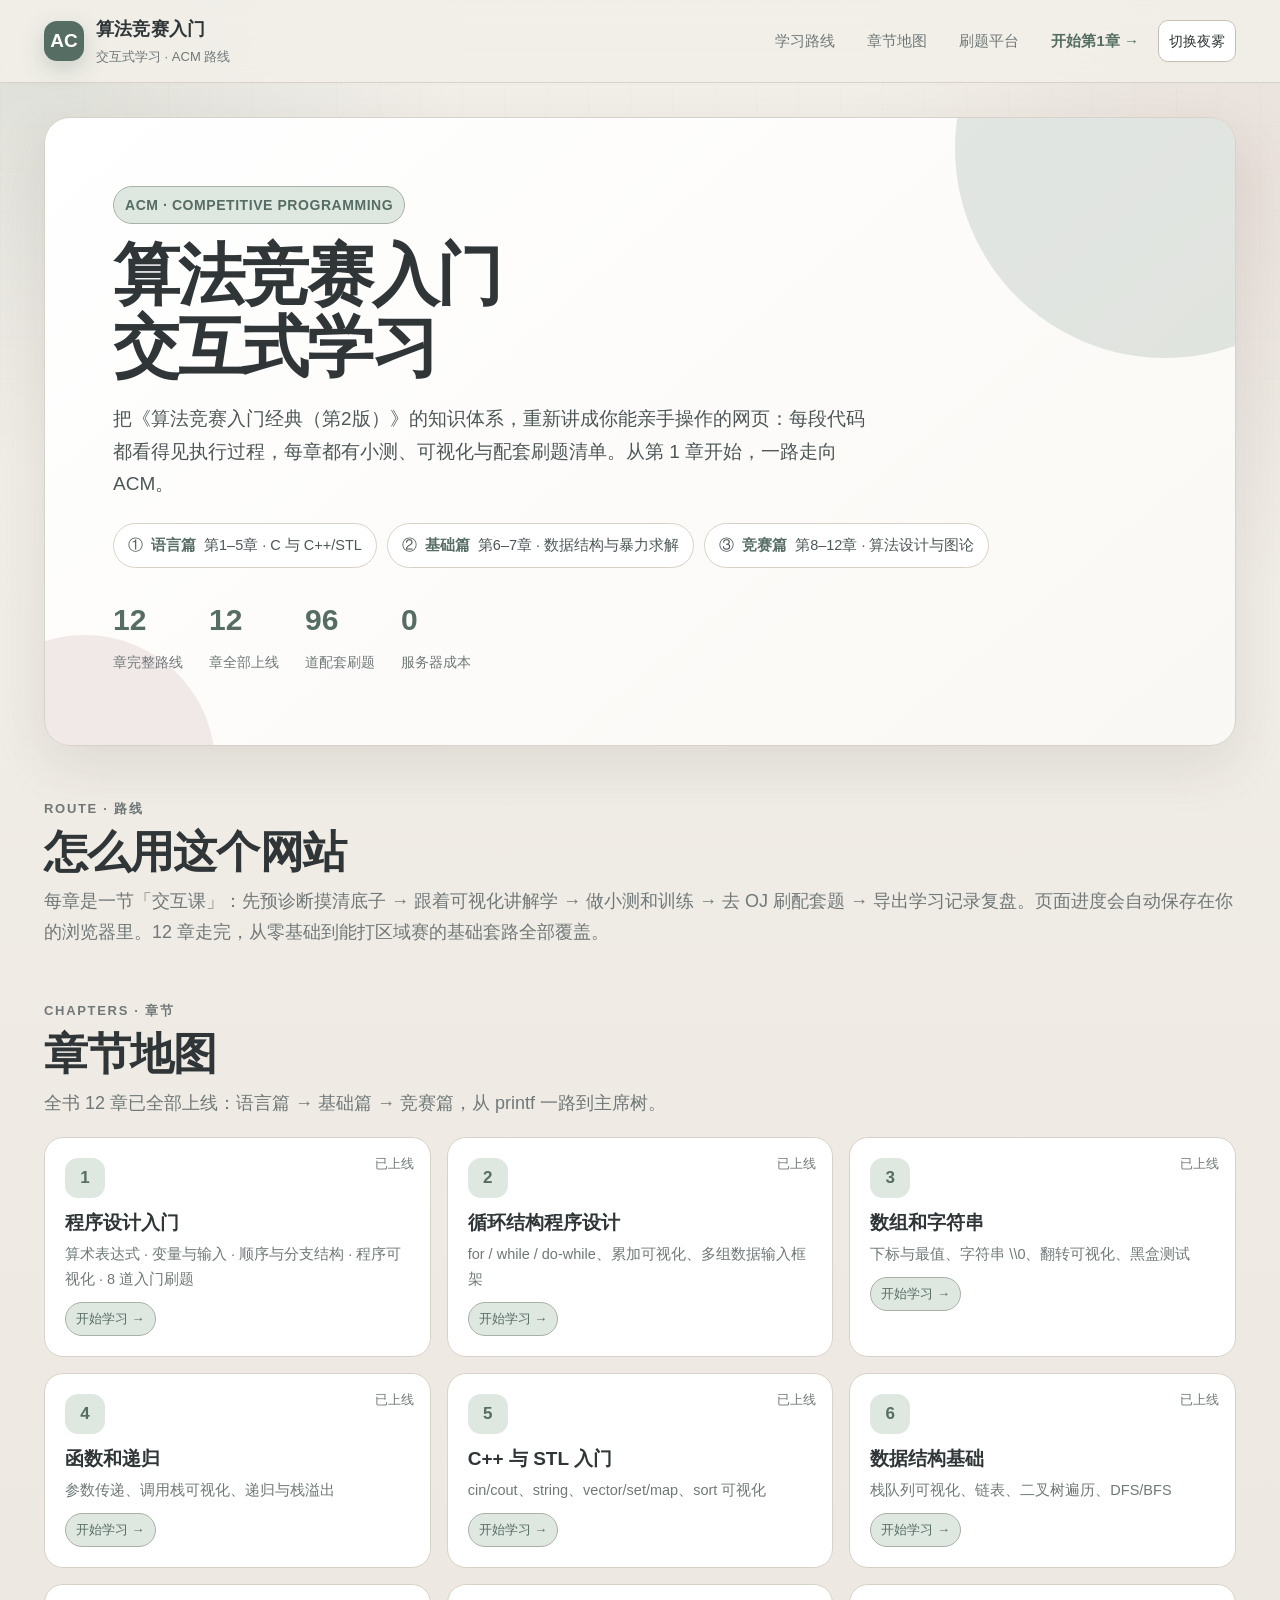
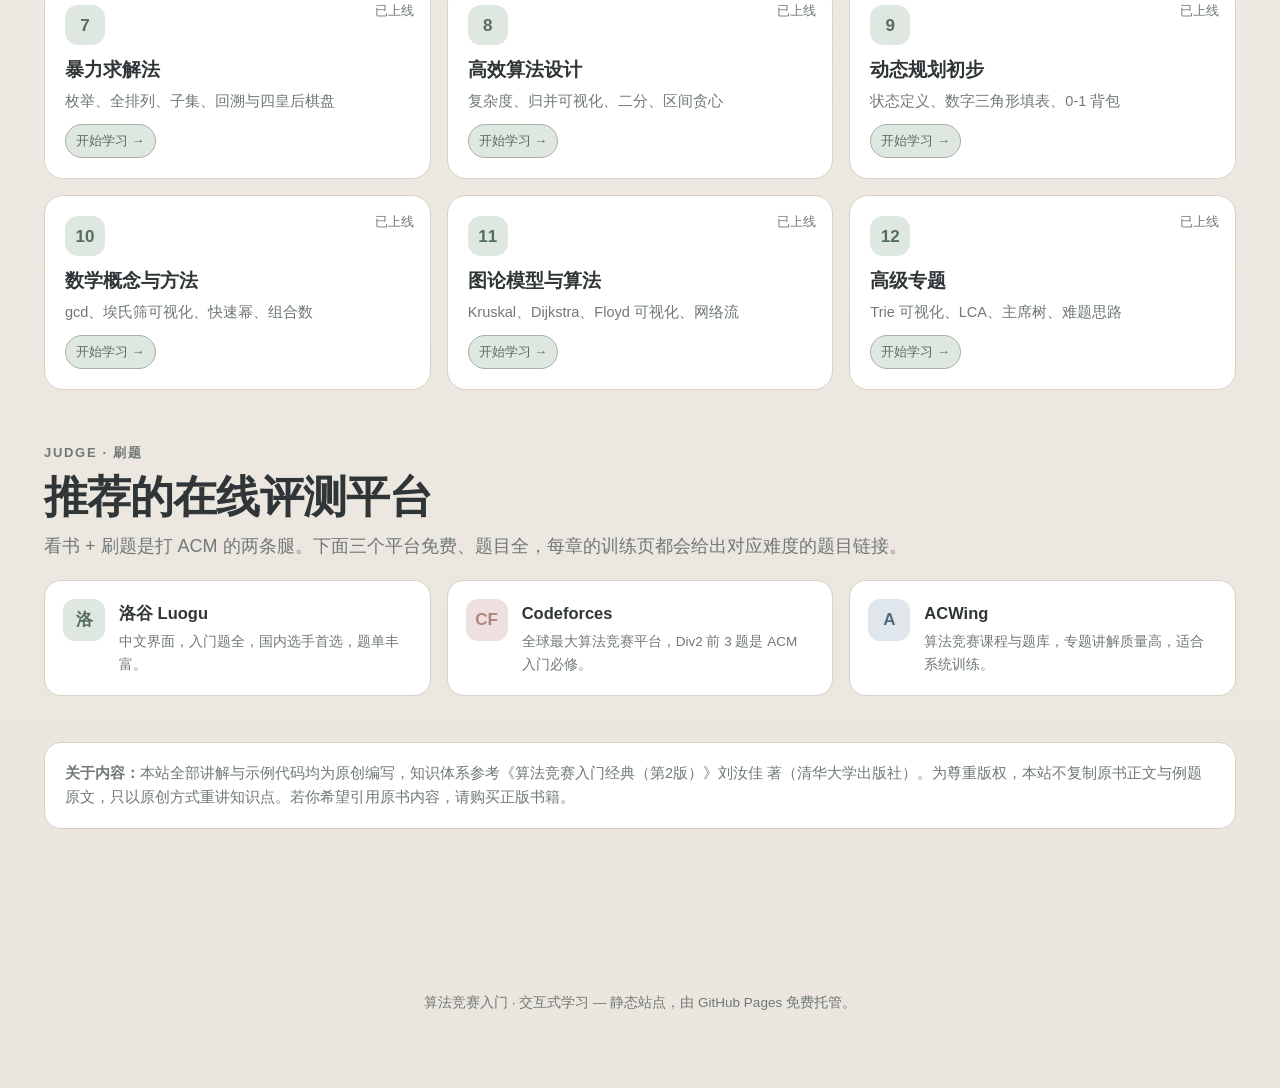
<file: index.html>
﻿<!DOCTYPE html>
<html lang="zh-CN" data-theme="light">
<head>
<meta charset="utf-8"/>
<meta name="viewport" content="width=device-width, initial-scale=1"/>
<meta name="description" content="算法竞赛入门 · 交互式学习网站：以《算法竞赛入门经典（第2版）》知识体系为参考的原创讲解与程序可视化，配套刷题清单，目标是打 ACM。"/>
<meta content="#F2EFE9" name="theme-color"/>
<meta content="dark light" name="color-scheme"/>
<link rel="icon" type="image/svg+xml" href="assets/favicon.svg"/>
<title>算法竞赛入门 · 交互式学习</title>
<link rel="stylesheet" href="assets/css/lesson.css"/>
<link rel="stylesheet" href="assets/css/site.css"/>
</head>
<body>
<header class="site-header" id="top">
<div class="header-inner">
<a class="brand" href="#top">
<span class="brand-mark" aria-hidden="true">AC</span>
<span class="brand-text"><strong>算法竞赛入门</strong><small>交互式学习 · ACM 路线</small></span>
</a>
<nav class="header-nav" aria-label="主导航">
<a href="#route">学习路线</a>
<a href="#chapters">章节地图</a>
<a href="#oj">刷题平台</a>
<a href="chapters/ch01/index.html" style="color:var(--sage-deep);font-weight:750">开始第1章 →</a>
<button class="btn small" id="themeToggle" type="button">切换夜雾</button>
</nav>
</div>
</header>

<main class="home-main">
<section class="home-hero">
<span class="eyebrow">ACM · COMPETITIVE PROGRAMMING</span>
<h1>算法竞赛入门<br/>交互式学习</h1>
<p class="hero-sub">把《算法竞赛入门经典（第2版）》的知识体系，重新讲成你能亲手操作的网页：每段代码都看得见执行过程，每章都有小测、可视化与配套刷题清单。从第 1 章开始，一路走向 ACM。</p>
<div class="route-strip">
<span class="route-chip">① <b>语言篇</b> 第1–5章 · C 与 C++/STL</span>
<span class="route-chip">② <b>基础篇</b> 第6–7章 · 数据结构与暴力求解</span>
<span class="route-chip">③ <b>竞赛篇</b> 第8–12章 · 算法设计与图论</span>
</div>
<div class="hero-stats">
<div class="stat"><span class="stat-num">12</span><span class="stat-label">章完整路线</span></div>
<div class="stat"><span class="stat-num">12</span><span class="stat-label">章全部上线</span></div>
<div class="stat"><span class="stat-num">96</span><span class="stat-label">道配套刷题</span></div>
<div class="stat"><span class="stat-num">0</span><span class="stat-label">服务器成本</span></div>
</div>
</section>

<section class="section-head" id="route">
<p class="section-kicker">ROUTE · 路线</p>
<h2>怎么用这个网站</h2>
<p>每章是一节「交互课」：先预诊断摸清底子 → 跟着可视化讲解学 → 做小测和训练 → 去 OJ 刷配套题 → 导出学习记录复盘。页面进度会自动保存在你的浏览器里。12 章走完，从零基础到能打区域赛的基础套路全部覆盖。</p>
</section>

<section class="section-head" id="chapters">
<p class="section-kicker">CHAPTERS · 章节</p>
<h2>章节地图</h2>
<p>全书 12 章已全部上线：语言篇 → 基础篇 → 竞赛篇，从 printf 一路到主席树。</p>
</section>
<div class="chapter-grid">

<a class="chapter-card done" href="chapters/ch01/index.html">
<span class="ch-state">已上线</span>
<div class="ch-num">1</div>
<h3>程序设计入门</h3>
<p>算术表达式 · 变量与输入 · 顺序与分支结构 · 程序可视化 · 8 道入门刷题</p>
<span class="ch-tag pill core">开始学习 →</span>
</a>

<a class="chapter-card done" href="chapters/ch02/index.html"><span class="ch-state">已上线</span><div class="ch-num">2</div><h3>循环结构程序设计</h3><p>for / while / do-while、累加可视化、多组数据输入框架</p><span class="ch-tag pill core">开始学习 →</span></a>
<a class="chapter-card done" href="chapters/ch03/index.html"><span class="ch-state">已上线</span><div class="ch-num">3</div><h3>数组和字符串</h3><p>下标与最值、字符串 \\0、翻转可视化、黑盒测试</p><span class="ch-tag pill core">开始学习 →</span></a>
<a class="chapter-card done" href="chapters/ch04/index.html"><span class="ch-state">已上线</span><div class="ch-num">4</div><h3>函数和递归</h3><p>参数传递、调用栈可视化、递归与栈溢出</p><span class="ch-tag pill core">开始学习 →</span></a>
<a class="chapter-card done" href="chapters/ch05/index.html"><span class="ch-state">已上线</span><div class="ch-num">5</div><h3>C++ 与 STL 入门</h3><p>cin/cout、string、vector/set/map、sort 可视化</p><span class="ch-tag pill core">开始学习 →</span></a>
<a class="chapter-card done" href="chapters/ch06/index.html"><span class="ch-state">已上线</span><div class="ch-num">6</div><h3>数据结构基础</h3><p>栈队列可视化、链表、二叉树遍历、DFS/BFS</p><span class="ch-tag pill core">开始学习 →</span></a>
<a class="chapter-card done" href="chapters/ch07/index.html"><span class="ch-state">已上线</span><div class="ch-num">7</div><h3>暴力求解法</h3><p>枚举、全排列、子集、回溯与四皇后棋盘</p><span class="ch-tag pill core">开始学习 →</span></a>
<a class="chapter-card done" href="chapters/ch08/index.html"><span class="ch-state">已上线</span><div class="ch-num">8</div><h3>高效算法设计</h3><p>复杂度、归并可视化、二分、区间贪心</p><span class="ch-tag pill core">开始学习 →</span></a>
<a class="chapter-card done" href="chapters/ch09/index.html"><span class="ch-state">已上线</span><div class="ch-num">9</div><h3>动态规划初步</h3><p>状态定义、数字三角形填表、0-1 背包</p><span class="ch-tag pill core">开始学习 →</span></a>
<a class="chapter-card done" href="chapters/ch10/index.html"><span class="ch-state">已上线</span><div class="ch-num">10</div><h3>数学概念与方法</h3><p>gcd、埃氏筛可视化、快速幂、组合数</p><span class="ch-tag pill core">开始学习 →</span></a>
<a class="chapter-card done" href="chapters/ch11/index.html"><span class="ch-state">已上线</span><div class="ch-num">11</div><h3>图论模型与算法</h3><p>Kruskal、Dijkstra、Floyd 可视化、网络流</p><span class="ch-tag pill core">开始学习 →</span></a>
<a class="chapter-card done" href="chapters/ch12/index.html"><span class="ch-state">已上线</span><div class="ch-num">12</div><h3>高级专题</h3><p>Trie 可视化、LCA、主席树、难题思路</p><span class="ch-tag pill core">开始学习 →</span></a>

</div>

<section class="section-head" id="oj">
<p class="section-kicker">JUDGE · 刷题</p>
<h2>推荐的在线评测平台</h2>
<p>看书 + 刷题是打 ACM 的两条腿。下面三个平台免费、题目全，每章的训练页都会给出对应难度的题目链接。</p>
</section>
<div class="oj-links">
<a class="oj-link" href="https://www.luogu.com.cn" target="_blank" rel="noopener">
<div class="oj-logo" style="background:var(--sage-soft);color:var(--sage-deep)">洛</div>
<div><h4>洛谷 Luogu</h4><p>中文界面，入门题全，国内选手首选，题单丰富。</p></div>
</a>
<a class="oj-link" href="https://codeforces.com" target="_blank" rel="noopener">
<div class="oj-logo" style="background:var(--rose-soft);color:var(--rose)">CF</div>
<div><h4>Codeforces</h4><p>全球最大算法竞赛平台，Div2 前 3 题是 ACM 入门必修。</p></div>
</a>
<a class="oj-link" href="https://www.acwing.com" target="_blank" rel="noopener">
<div class="oj-logo" style="background:var(--blue-soft);color:var(--blue-deep)">A</div>
<div><h4>ACWing</h4><p>算法竞赛课程与题库，专题讲解质量高，适合系统训练。</p></div>
</a>
</div>

<div class="notice">
<strong>关于内容：</strong>本站全部讲解与示例代码均为原创编写，知识体系参考《算法竞赛入门经典（第2版）》刘汝佳 著（清华大学出版社）。为尊重版权，本站不复制原书正文与例题原文，只以原创方式重讲知识点。若你希望引用原书内容，请购买正版书籍。
</div>
</main>

<footer class="home-footer">
<p>算法竞赛入门 · 交互式学习 — 静态站点，由 GitHub Pages 免费托管。</p>
</footer>

<script>
(function () {
  var LS = 'acm-site-theme';
  var saved = null;
  try { saved = localStorage.getItem(LS); } catch (e) {}
  var apply = function (theme) {
    document.documentElement.dataset.theme = theme;
    var t = document.getElementById('themeToggle');
    if (t) t.textContent = theme === 'dark' ? '切换纸雾' : '切换夜雾';
  };
  apply(saved || 'light');
  var btn = document.getElementById('themeToggle');
  if (btn) btn.onclick = function () {
    var next = document.documentElement.dataset.theme === 'dark' ? 'light' : 'dark';
    apply(next);
    try { localStorage.setItem(LS, next); } catch (e) {}
  };
})();
</script>
</body>
</html>
</file>
<file: assets/css/lesson.css>
﻿:root {
  color-scheme: light;
  --page: #f2efe9;
  --page-2: #eae5dd;
  --surface: #faf8f4;
  --surface-strong: #ffffff;
  --surface-soft: #f0ece6;
  --ink: #303638;
  --ink-soft: #4e5758;
  --muted: #707878;
  --line: #d8d1c7;
  --line-strong: #c8bfb4;
  --sage: #82958b;
  --sage-deep: #556d63;
  --sage-soft: #dfe7e1;
  --blue: #7b8fa3;
  --blue-deep: #526a7c;
  --blue-soft: #dfe6ec;
  --rose: #af8582;
  --rose-soft: #eee0de;
  --sand: #b39a6e;
  --sand-soft: #eee7d8;
  --mauve: #93899c;
  --mauve-soft: #e7e1e9;
  --cyan: #7fa3a0;
  --panel-2: #f0ece6;
  --success: #66806c;
  --danger: #9a666a;
  --warning: #92764f;
  --code-bg: #2b3132;
  --code-ink: #e8e6e0;
  --shadow-sm: 0 1px 2px rgba(55, 50, 45, .05), 0 8px 24px rgba(55, 50, 45, .06);
  --shadow-md: 0 20px 55px rgba(55, 50, 45, .10);
  --radius-lg: 26px;
  --radius-md: 18px;
  --radius-sm: 13px;
  --focus: #536f65;
  --grid: rgba(91, 100, 98, .08);
}

html[data-theme="dark"] {
  color-scheme: dark;
  --page: #252b2c;
  --page-2: #2a3131;
  --surface: #303738;
  --surface-strong: #363e3e;
  --surface-soft: #2b3232;
  --ink: #f1eee8;
  --ink-soft: #d8d2ca;
  --muted: #b8b1a8;
  --line: #4a5352;
  --line-strong: #5b6462;
  --sage: #9aafa2;
  --sage-deep: #b3c5b9;
  --sage-soft: #3b4943;
  --blue: #9aaebe;
  --blue-deep: #b8c7d3;
  --blue-soft: #394650;
  --rose: #c6a09d;
  --rose-soft: #4a3d3d;
  --sand: #c5ad80;
  --sand-soft: #4a4437;
  --mauve: #b7aabf;
  --mauve-soft: #443e48;
  --cyan: #9ab8b5;
  --panel-2: #2b3232;
  --success: #a7bea9;
  --danger: #d3a2a5;
  --warning: #d2ba8e;
  --code-bg: #1f2627;
  --code-ink: #e8e6e0;
  --shadow-sm: 0 1px 2px rgba(0,0,0,.2), 0 10px 28px rgba(0,0,0,.16);
  --shadow-md: 0 24px 65px rgba(0,0,0,.24);
  --focus: #b2c7bc;
  --grid: rgba(255,255,255,.055);
}

* { box-sizing: border-box; }
html { scroll-behavior: smooth; }
body {
  margin: 0;
  min-height: 100vh;
  background:
    radial-gradient(circle at 3% 2%, rgba(130,149,139,.17), transparent 26rem),
    radial-gradient(circle at 97% 7%, rgba(175,133,130,.14), transparent 25rem),
    linear-gradient(180deg, var(--page), var(--page-2));
  color: var(--ink);
  font-family: ui-sans-serif, -apple-system, BlinkMacSystemFont, "Segoe UI", "PingFang SC", "Microsoft YaHei", "Noto Sans CJK SC", sans-serif;
  font-size: 18px;
  line-height: 1.72;
  text-rendering: optimizeLegibility;
  -webkit-font-smoothing: antialiased;
}
body::before {
  content: "";
  position: fixed;
  inset: 0;
  pointer-events: none;
  opacity: .24;
  background-image:
    linear-gradient(var(--grid) 1px, transparent 1px),
    linear-gradient(90deg, var(--grid) 1px, transparent 1px);
  background-size: 42px 42px;
  mask-image: linear-gradient(to bottom, #000 0, transparent 42rem);
}

a { color: inherit; }
button, input, textarea, select { font: inherit; }
button { cursor: pointer; }
::selection { background: var(--sage-soft); color: var(--ink); }
:focus-visible { outline: 3px solid var(--focus); outline-offset: 3px; }

.page-grid {
  position: relative;
  z-index: 1;
  display: grid;
  grid-template-columns: 278px minmax(0, 1fr);
  max-width: 1580px;
  margin: 0 auto;
  min-height: 100vh;
}

.sidebar {
  position: sticky;
  top: 0;
  height: 100vh;
  padding: 24px 18px;
  border-right: 1px solid var(--line);
  background: color-mix(in srgb, var(--page) 90%, transparent);
  backdrop-filter: blur(18px);
  overflow-y: auto;
  z-index: 30;
}
.brand { display: flex; align-items: center; gap: 12px; margin: 2px 4px 22px; }
.brand-mark {
  width: 46px; height: 46px; border-radius: 15px; display: grid; place-items: center;
  background: var(--sage-deep); color: var(--surface-strong); font-weight: 850; font-size: 22px;
  box-shadow: 0 8px 24px rgba(85,109,99,.24);
}
.brand strong { display: block; font-size: 18px; letter-spacing: .01em; }
.brand small { display: block; color: var(--muted); font-size: 13px; margin-top: 1px; }

.back-link {
  display: flex; align-items: center; gap: 8px; margin: 0 4px 16px; padding: 8px 10px;
  border-radius: 11px; color: var(--muted); font-size: 14px; text-decoration: none; transition: .16s ease;
}
.back-link:hover { color: var(--ink); background: var(--surface-soft); }

.timer-card {
  background: linear-gradient(145deg, var(--surface-strong), var(--surface));
  border: 1px solid var(--line);
  border-radius: 21px;
  padding: 17px;
  box-shadow: var(--shadow-sm);
}
.timer-label { color: var(--muted); font-size: 13px; letter-spacing: .04em; }
.timer-display {
  font-variant-numeric: tabular-nums;
  font-size: 34px; line-height: 1.2; font-weight: 760; letter-spacing: .03em; margin: 5px 0 13px;
}
.timer-actions { display: grid; grid-template-columns: 1fr 1fr; gap: 8px; }
.timer-actions button:last-child { grid-column: 1/-1; }

.btn {
  min-height: 42px;
  border: 1px solid var(--line-strong);
  border-radius: 12px;
  padding: 9px 14px;
  color: var(--ink);
  background: var(--surface-strong);
  box-shadow: 0 1px 1px rgba(0,0,0,.02);
  transition: transform .16s ease, border-color .16s ease, background .16s ease, box-shadow .16s ease;
}
.btn:hover { transform: translateY(-1px); border-color: var(--sage); box-shadow: var(--shadow-sm); }
.btn:active { transform: translateY(0); }
.btn.primary { background: var(--sage-deep); color: #fff; border-color: transparent; font-weight: 750; }
html[data-theme="dark"] .btn.primary { color: #25302c; }
.btn.ghost { background: transparent; }
.btn.warn { border-color: color-mix(in srgb, var(--sand) 60%, var(--line)); background: var(--sand-soft); }
.btn.danger { border-color: color-mix(in srgb, var(--rose) 60%, var(--line)); background: var(--rose-soft); }
.btn.small { min-height: 36px; padding: 6px 10px; font-size: 14px; border-radius: 10px; }
button:disabled { cursor: not-allowed; opacity: .55; transform: none !important; }

.progress-wrap { margin: 18px 3px 15px; }
.progress-row { display: flex; justify-content: space-between; gap: 8px; color: var(--muted); font-size: 13px; }
.progress-track { height: 9px; border-radius: 999px; background: var(--surface-soft); overflow: hidden; margin-top: 8px; border: 1px solid var(--line); }
.progress-fill { height: 100%; width: 0; border-radius: inherit; background: linear-gradient(90deg, var(--sage), var(--blue), var(--mauve)); transition: width .35s ease; }
.nav-title { margin: 17px 8px 7px; color: var(--muted); font-size: 12px; text-transform: uppercase; letter-spacing: .14em; }
.nav-list { display: grid; gap: 4px; }
.nav-link {
  text-decoration: none; display: flex; align-items: center; gap: 10px; padding: 9px 10px; border-radius: 11px;
  color: var(--muted); font-size: 14px; transition: .16s ease;
}
.nav-link:hover, .nav-link.active { color: var(--ink); background: var(--surface-soft); }
.nav-dot { width: 8px; height: 8px; border-radius: 50%; background: var(--line-strong); flex: 0 0 auto; }
.nav-link.done .nav-dot { background: var(--success); box-shadow: 0 0 0 4px color-mix(in srgb, var(--success) 16%, transparent); }
.side-tools { display: flex; gap: 8px; margin-top: 16px; }
.side-tools .btn { flex: 1; }

main { min-width: 0; padding: 24px clamp(18px, 3.8vw, 58px) 96px; }
.content { max-width: 1160px; margin: 0 auto; }

.hero {
  position: relative; overflow: hidden; min-height: 465px;
  display: grid; grid-template-columns: 1.08fr .92fr; gap: 34px; align-items: center;
  padding: clamp(30px, 5vw, 58px);
  border: 1px solid var(--line); border-radius: var(--radius-lg);
  background: linear-gradient(140deg, var(--surface-strong), var(--surface));
  box-shadow: var(--shadow-md);
}
.hero::before, .hero::after { content: ""; position: absolute; border-radius: 50%; filter: blur(1px); pointer-events: none; }
.hero::before { width: 370px; height: 370px; right: -130px; top: -170px; background: color-mix(in srgb, var(--sage) 22%, transparent); }
.hero::after { width: 250px; height: 250px; left: -100px; bottom: -145px; background: color-mix(in srgb, var(--rose) 17%, transparent); }
.hero-copy, .hero-visual { position: relative; z-index: 1; }
.eyebrow {
  display: inline-flex; align-items: center; gap: 8px; color: var(--sage-deep);
  border: 1px solid color-mix(in srgb, var(--sage) 55%, var(--line)); background: var(--sage-soft);
  border-radius: 999px; padding: 6px 11px; font-size: 14px; font-weight: 760; letter-spacing: .04em;
}
h1 { font-size: clamp(40px, 5.2vw, 68px); line-height: 1.08; letter-spacing: -.035em; margin: 17px 0 17px; font-weight: 790; }
.hero p { color: var(--ink-soft); max-width: 680px; font-size: 19px; }
.hero-tags { display: flex; flex-wrap: wrap; gap: 8px; margin: 22px 0; }
.tag { border-radius: 999px; padding: 7px 11px; background: var(--surface-soft); border: 1px solid var(--line); color: var(--muted); font-size: 14px; }
.hero-actions { display: flex; flex-wrap: wrap; gap: 10px; }
.hero-visual {
  background: color-mix(in srgb, var(--surface-soft) 80%, transparent);
  border: 1px solid var(--line); border-radius: 25px; padding: 13px; min-height: 320px;
  box-shadow: inset 0 1px 0 color-mix(in srgb, var(--surface-strong) 65%, transparent);
}
.hero-equation {
  display: flex; align-items: center; justify-content: center; gap: 10px; margin: 3px 5px 8px;
  min-height: 46px; border-radius: 14px; background: var(--surface-strong); border: 1px solid var(--line);
  color: var(--sage-deep); font-weight: 700;
}

section.lesson {
  scroll-margin-top: 24px;
  margin-top: 28px;
  border: 1px solid var(--line);
  background: color-mix(in srgb, var(--surface) 94%, transparent);
  border-radius: var(--radius-lg);
  padding: clamp(24px, 4vw, 42px);
  box-shadow: var(--shadow-sm);
}
.section-top { display: flex; gap: 18px; align-items: flex-start; justify-content: space-between; margin-bottom: 22px; }
.section-kicker { color: var(--sage-deep); font-size: 13px; font-weight: 780; letter-spacing: .13em; text-transform: uppercase; }
h2 { font-size: clamp(30px, 3.8vw, 44px); line-height: 1.18; letter-spacing: -.02em; margin: 6px 0 8px; }
h3 { font-size: 24px; line-height: 1.36; margin: 24px 0 10px; }
h4 { font-size: 19px; margin: 18px 0 8px; }
.lead { color: var(--muted); font-size: 18px; margin: 0; }
.complete-check {
  display: flex; align-items: center; gap: 9px; white-space: nowrap; border: 1px solid var(--line);
  background: var(--surface-strong); border-radius: 13px; padding: 8px 11px; color: var(--muted); font-size: 14px;
}
.complete-check input { width: 20px; height: 20px; accent-color: var(--success); }

.timeline { display: grid; grid-template-columns: repeat(6, minmax(138px, 1fr)); gap: 10px; overflow-x: auto; padding: 2px 1px 7px; }
.time-block { position: relative; border: 1px solid var(--line); border-radius: 16px; padding: 16px 14px; min-height: 126px; background: var(--surface-strong); overflow: hidden; }
.time-block::before { content: ""; position: absolute; inset: 0 auto 0 0; width: 4px; background: var(--sage); }
.time-block:nth-child(2)::before { background: var(--blue); }
.time-block:nth-child(3)::before { background: var(--mauve); }
.time-block:nth-child(4)::before { background: var(--rose); }
.time-block:nth-child(5)::before { background: var(--sand); }
.time-block:nth-child(6)::before { background: var(--sage-deep); }
.time-block b { color: var(--sage-deep); display: block; margin-bottom: 4px; font-size: 14px; }
.time-block strong { display: block; }
.time-block span { color: var(--muted); font-size: 14px; }

.grid-2 { display: grid; grid-template-columns: repeat(2, minmax(0, 1fr)); gap: 18px; }
.grid-3 { display: grid; grid-template-columns: repeat(3, minmax(0, 1fr)); gap: 16px; }
.grid-2 > *, .grid-3 > *, .hero > *, .content, section.lesson { min-width: 0; }
.card { background: var(--surface-strong); border: 1px solid var(--line); border-radius: 19px; padding: 20px; box-shadow: 0 1px 0 rgba(255,255,255,.3); }
.card.accent { border-color: color-mix(in srgb, var(--sage) 48%, var(--line)); background: linear-gradient(145deg, var(--sage-soft), var(--surface-strong) 68%); }
.card.warning { border-color: color-mix(in srgb, var(--sand) 50%, var(--line)); background: linear-gradient(145deg, var(--sand-soft), var(--surface-strong) 70%); }
.card.danger { border-color: color-mix(in srgb, var(--rose) 48%, var(--line)); background: linear-gradient(145deg, var(--rose-soft), var(--surface-strong) 72%); }
.card p:last-child { margin-bottom: 0; }
.mini-title { display: flex; align-items: center; gap: 9px; font-weight: 780; }
.icon { width: 34px; height: 34px; border-radius: 11px; display: grid; place-items: center; background: var(--surface-soft); color: var(--sage-deep); flex: 0 0 auto; }

.formula {
  margin: 15px 0;
  padding: 15px 18px;
  border-radius: 14px;
  background: var(--surface-strong);
  border: 1px solid var(--line);
  overflow-x: auto;
  text-align: center;
}
.formula .math-render, .formula mjx-container { max-width: 100%; }
.keyline { border-left: 4px solid var(--sage); padding: 13px 16px; border-radius: 12px; background: var(--sage-soft); margin: 15px 0; }
.keyline p { margin: 0; }

.quiz { margin-top: 16px; border: 1px solid var(--line); border-radius: 19px; background: var(--surface-strong); overflow: hidden; box-shadow: var(--shadow-sm); }
.quiz-head { padding: 17px 19px; border-bottom: 1px solid var(--line); display: flex; justify-content: space-between; gap: 12px; align-items: center; background: var(--surface); }
.quiz-body { padding: 19px; }
.options { display: grid; gap: 10px; margin: 13px 0 15px; }
.option {
  display: grid; grid-template-columns: 24px minmax(0, 1fr); gap: 12px; align-items: start;
  min-height: 55px; padding: 12px 14px; border: 1px solid var(--line); border-radius: 14px;
  background: var(--surface); transition: border-color .16s ease, background .16s ease, transform .16s ease;
}
.option:hover { border-color: var(--sage); transform: translateY(-1px); }
.option:has(input:checked) { border-color: var(--sage-deep); background: var(--sage-soft); box-shadow: 0 0 0 3px color-mix(in srgb, var(--sage) 13%, transparent); }
.option input[type="radio"] {
  appearance: none; width: 21px; height: 21px; margin: 3px 0 0; border: 2px solid var(--line-strong); border-radius: 50%; background: var(--surface-strong); display: grid; place-content: center;
}
.option input[type="radio"]::before { content: ""; width: 9px; height: 9px; border-radius: 50%; transform: scale(0); background: var(--sage-deep); transition: transform .12s ease; }
.option input[type="radio"]:checked { border-color: var(--sage-deep); }
.option input[type="radio"]:checked::before { transform: scale(1); }
.option-content { min-width: 0; width: 100%; display: grid; grid-template-columns: auto minmax(0, 1fr); align-items: center; gap: 7px; line-height: 1.55; }
.option-answer { min-width: 0; display: flex; align-items: center; flex-wrap: wrap; gap: 6px; }
.option-letter { font-weight: 760; color: var(--ink-soft); }
.feedback { margin-top: 12px; padding: 12px 14px; border-radius: 13px; display: none; }
.feedback.show { display: block; }
.feedback.good { background: color-mix(in srgb, var(--success) 12%, var(--surface-strong)); border: 1px solid color-mix(in srgb, var(--success) 46%, var(--line)); color: var(--success); }
.feedback.bad { background: color-mix(in srgb, var(--danger) 11%, var(--surface-strong)); border: 1px solid color-mix(in srgb, var(--danger) 46%, var(--line)); color: var(--danger); }

.reveal-stack { display: grid; gap: 10px; margin-top: 16px; }
.reveal { display: none; border-left: 4px solid var(--sage); background: var(--surface-soft); padding: 15px 17px; border-radius: 12px; }
.reveal.show { display: block; animation: fadeIn .22s ease; }
@keyframes fadeIn { from { opacity: 0; transform: translateY(4px); } to { opacity: 1; transform: none; } }
.stepper { display: grid; gap: 10px; }
.step { border: 1px solid var(--line); border-radius: 15px; padding: 16px; background: var(--surface-strong); opacity: .42; transform: translateY(3px); transition: .18s ease; }
.step.visible { opacity: 1; transform: none; box-shadow: var(--shadow-sm); }
.step .step-no { display: inline-flex; color: var(--sage-deep); font-weight: 800; margin-right: 8px; }

.method-flow { display: grid; grid-template-columns: repeat(4, 1fr); gap: 12px; align-items: stretch; }
.flow-node { padding: 17px; border-radius: 17px; border: 1px solid var(--line); background: var(--surface-strong); position: relative; }
.flow-node:not(:last-child)::after { content: "→"; position: absolute; right: -18px; top: 50%; transform: translateY(-50%); color: var(--sage); font-size: 24px; z-index: 2; }
.flow-node b { display: block; color: var(--sage-deep); }

.chooser { border: 1px solid var(--line); background: var(--surface-strong); border-radius: 19px; padding: 20px; }
.chooser-question { font-weight: 780; font-size: 20px; margin-bottom: 12px; }
.chooser-actions { display: flex; gap: 10px; flex-wrap: wrap; }
.chooser-result { margin-top: 15px; padding: 14px; border-radius: 13px; background: var(--surface-soft); min-height: 58px; color: var(--muted); }

.range-wrap { display: flex; align-items: center; gap: 12px; margin: 12px 0; }
input[type="range"] { width: 100%; accent-color: var(--sage-deep); }

textarea, input[type="text"], input[type="number"] {
  width: 100%; min-height: 48px; background: var(--surface); color: var(--ink); border: 1px solid var(--line-strong); border-radius: 13px; padding: 12px 14px;
}
textarea { min-height: 116px; resize: vertical; }
textarea::placeholder, input::placeholder { color: color-mix(in srgb, var(--muted) 78%, transparent); }
.answer-row { display: flex; gap: 10px; margin-top: 12px; flex-wrap: wrap; }
.answer-row > * { flex: 1; min-width: 180px; }
.practice-card { border: 1px solid var(--line); border-radius: 21px; background: var(--surface-strong); padding: 22px; margin-top: 16px; box-shadow: var(--shadow-sm); }
.practice-meta { display: flex; flex-wrap: wrap; gap: 8px; margin-bottom: 12px; }
.pill { border: 1px solid var(--line); border-radius: 999px; padding: 5px 10px; color: var(--muted); font-size: 13px; background: var(--surface); }
.pill.core { color: var(--sage-deep); border-color: color-mix(in srgb, var(--sage) 55%, var(--line)); background: var(--sage-soft); }
.pill.hard { color: var(--warning); border-color: color-mix(in srgb, var(--sand) 55%, var(--line)); background: var(--sand-soft); }
.practice-actions { display: flex; gap: 8px; flex-wrap: wrap; margin-top: 14px; }
.solution { display: none; margin-top: 14px; border-radius: 14px; border: 1px solid color-mix(in srgb, var(--success) 45%, var(--line)); background: color-mix(in srgb, var(--success) 9%, var(--surface-strong)); padding: 17px; }
.solution.show { display: block; }
.hint { display: none; margin-top: 12px; color: var(--warning); border-left: 4px solid var(--sand); padding: 10px 13px; background: var(--sand-soft); border-radius: 10px; }
.hint.show { display: block; }
.checklist { display: grid; gap: 10px; }
.check-item { display: flex; gap: 12px; align-items: flex-start; padding: 12px 14px; border: 1px solid var(--line); border-radius: 13px; background: var(--surface-strong); }
.check-item input { width: 21px; height: 21px; margin-top: 4px; accent-color: var(--success); }

.prompt-card pre { margin: 12px 0; white-space: pre-wrap; background: var(--surface-soft); border: 1px solid var(--line); border-radius: 13px; padding: 15px; color: var(--ink); font-family: inherit; font-size: 15px; line-height: 1.65; }
.model-badge { display: inline-flex; align-items: center; gap: 8px; border-radius: 999px; padding: 6px 10px; background: var(--mauve-soft); color: var(--mauve); border: 1px solid color-mix(in srgb, var(--mauve) 42%, var(--line)); font-size: 13px; font-weight: 760; }

.score-panel { display: grid; grid-template-columns: .7fr 1.3fr; gap: 18px; align-items: stretch; }
.score-ring { width: 170px; aspect-ratio: 1; border-radius: 50%; display: grid; place-items: center; margin: auto; background: conic-gradient(var(--sage) 0deg, var(--surface-soft) 0deg); position: relative; }
.score-ring::after { content: ""; width: 126px; aspect-ratio: 1; border-radius: 50%; background: var(--surface-strong); position: absolute; }
.score-ring span { position: relative; z-index: 1; font-size: 34px; font-weight: 780; }
.toast { position: fixed; right: 24px; bottom: 24px; background: var(--ink); color: var(--surface-strong); border-radius: 13px; padding: 11px 15px; box-shadow: var(--shadow-md); opacity: 0; transform: translateY(12px); pointer-events: none; transition: .2s ease; z-index: 100; }
.toast.show { opacity: 1; transform: none; }
.mobile-bar { display: none; }
footer { color: var(--muted); text-align: center; margin-top: 28px; font-size: 13px; }
.sr-only { position: absolute !important; width: 1px !important; height: 1px !important; padding: 0 !important; margin: -1px !important; overflow: hidden !important; clip: rect(0,0,0,0) !important; white-space: nowrap !important; border: 0 !important; }

/* ===== 算法课新增组件 ===== */
.code-block {
  margin: 15px 0; border-radius: 15px; overflow: hidden; border: 1px solid var(--line);
  background: var(--code-bg); box-shadow: var(--shadow-sm);
}
.code-head {
  display: flex; align-items: center; gap: 10px; padding: 9px 14px;
  background: color-mix(in srgb, var(--code-bg) 88%, #000);
  border-bottom: 1px solid rgba(255,255,255,.08); color: var(--code-ink);
}
.code-head .code-title { font-size: 13px; font-weight: 700; margin-right: auto; letter-spacing: .02em; opacity: .85; }
.code-head .code-lang { font-size: 12px; padding: 2px 8px; border-radius: 999px; background: rgba(255,255,255,.1); opacity: .8; }
.code-body { margin: 0; overflow-x: auto; }
.code-body pre { margin: 0; padding: 15px 17px; }
.code-body code {
  font-family: ui-monospace, SFMono-Regular, "Cascadia Code", Consolas, "JetBrains Mono", monospace;
  font-size: 14.5px; line-height: 1.62; color: var(--code-ink); background: transparent;
}
.copy-btn { font-size: 12px; padding: 4px 10px; min-height: 28px; border-radius: 8px; background: rgba(255,255,255,.1); border: 1px solid rgba(255,255,255,.16); color: var(--code-ink); }
.copy-btn:hover { background: rgba(255,255,255,.2); }
/* highlight.js 浅色 token 在深色代码区上做适配 */
.code-body .hljs-comment, .code-body .hljs-quote { color: #8b9a92; font-style: italic; }
.code-body .hljs-keyword, .code-body .hljs-selector-tag, .code-body .hljs-literal { color: #9ab8b5; }
.code-body .hljs-number, .code-body .hljs-built_in { color: #e2b46e; }
.code-body .hljs-string, .code-body .hljs-attribute { color: #a8c98f; }
.code-body .hljs-title, .code-body .hljs-function .hljs-title, .code-body .hljs-title.function_ { color: #9fc3d8; }
.code-body .hljs-params { color: #d8c9a0; }
.code-body .hljs-meta { color: #c6a09d; }
.code-body .hljs-variable, .code-body .hljs-template-variable { color: #c6b3d8; }

.try-card { border: 1px dashed var(--line-strong); border-radius: 17px; padding: 18px; background: var(--surface-strong); margin: 15px 0; }
.try-card .try-head { display: flex; align-items: center; gap: 10px; font-weight: 780; color: var(--blue-deep); margin-bottom: 10px; }
.try-card .icon { background: var(--blue-soft); color: var(--blue-deep); }
.try-list { display: grid; gap: 8px; margin: 10px 0; }
.try-item { display: grid; grid-template-columns: 26px minmax(0,1fr); gap: 10px; align-items: start; padding: 9px 12px; border: 1px solid var(--line); border-radius: 11px; background: var(--surface); font-size: 15.5px; }
.try-item .num { font-weight: 800; color: var(--blue-deep); }

.oj-grid { display: grid; grid-template-columns: repeat(2, minmax(0, 1fr)); gap: 14px; margin-top: 14px; }
.oj-card { display: block; text-decoration: none; border: 1px solid var(--line); border-radius: 16px; padding: 15px 17px; background: var(--surface-strong); transition: .16s ease; }
.oj-card:hover { transform: translateY(-2px); border-color: var(--blue); box-shadow: var(--shadow-sm); }
.oj-card .oj-top { display: flex; align-items: center; gap: 8px; margin-bottom: 6px; }
.oj-badge { font-size: 12px; font-weight: 800; padding: 2px 9px; border-radius: 999px; background: var(--blue-soft); color: var(--blue-deep); }
.oj-badge.cf { background: var(--rose-soft); color: var(--rose); }
.oj-card h4 { margin: 2px 0 5px; font-size: 17px; }
.oj-card p { margin: 0; color: var(--muted); font-size: 14px; }
.oj-card .oj-why { margin-top: 8px; font-size: 13.5px; color: var(--ink-soft); border-top: 1px dashed var(--line); padding-top: 8px; }

.collapse-wrap { border: 1px solid var(--line); border-radius: 14px; background: var(--surface-strong); margin: 12px 0; overflow: hidden; }
.collapse-head {
  display: flex; align-items: center; gap: 10px; width: 100%; text-align: left; padding: 13px 15px;
  background: var(--surface); border: none; color: var(--ink); font-weight: 750; font-size: 15.5px;
}
.collapse-head .chev { transition: transform .18s ease; color: var(--muted); }
.collapse-wrap.open .chev { transform: rotate(90deg); }
.collapse-body { display: none; padding: 15px 17px; border-top: 1px solid var(--line); }
.collapse-wrap.open .collapse-body { display: block; }

.exec-stage { border: 1px solid var(--line); border-radius: 18px; background: var(--surface-strong); padding: 18px; margin: 15px 0; }
.exec-stage .stage-title { font-weight: 780; display: flex; align-items: center; gap: 9px; margin-bottom: 12px; }
.exec-stage svg { width: 100%; height: auto; display: block; }
.exec-controls { display: flex; align-items: center; gap: 10px; flex-wrap: wrap; margin-top: 12px; }
.exec-log { font-family: ui-monospace, Consolas, monospace; font-size: 14px; background: var(--surface-soft); border: 1px solid var(--line); border-radius: 11px; padding: 10px 13px; margin-top: 10px; min-height: 44px; white-space: pre-wrap; }
.legend { display: flex; flex-wrap: wrap; gap: 12px; margin: 10px 0; font-size: 13.5px; color: var(--muted); }
.legend .lg { display: inline-flex; align-items: center; gap: 6px; }
.legend .sw { width: 13px; height: 13px; border-radius: 4px; display: inline-block; }

.output-compare { display: flex; align-items: center; gap: 10px; flex-wrap: wrap; }
.output-compare .mono { font-family: ui-monospace, Consolas, monospace; background: var(--surface-soft); border: 1px solid var(--line); border-radius: 8px; padding: 3px 9px; font-size: 15px; }

@media (max-width: 1100px) {
  .page-grid { grid-template-columns: 1fr; }
  .sidebar { display: none; }
  main { padding-top: 14px; }
  .mobile-bar {
    display: flex; position: sticky; top: 8px; z-index: 40; margin: 0 auto 13px; max-width: 1160px;
    border: 1px solid var(--line); border-radius: 16px; padding: 8px; background: color-mix(in srgb, var(--surface-strong) 90%, transparent);
    backdrop-filter: blur(16px); align-items: center; gap: 8px; box-shadow: var(--shadow-sm);
  }
  .mobile-timer { font-variant-numeric: tabular-nums; font-weight: 760; margin-right: auto; }
  .hero { grid-template-columns: 1fr; }
  .hero-visual { min-height: 280px; }
}
@media (max-width: 760px) {
  body { font-size: 17px; }
  main { padding-left: 12px; padding-right: 12px; }
  .hero { border-radius: 23px; padding: 26px 19px; gap: 22px; }
  h1 { font-size: clamp(38px, 12vw, 54px); }
  section.lesson { border-radius: 20px; padding: 23px 17px; }
  .section-top { flex-direction: column; }
  .complete-check { align-self: flex-start; }
  .grid-2, .grid-3, .score-panel { grid-template-columns: 1fr; }
  .method-flow { grid-template-columns: 1fr; }
  .flow-node:not(:last-child)::after { content: "↓"; right: auto; left: 50%; top: auto; bottom: -25px; transform: translateX(-50%); }
  .timeline { grid-template-columns: repeat(6, 205px); }
  .formula { padding: 15px 14px; }
  .quiz-head { align-items: flex-start; flex-direction: column; }
  .option { padding: 13px 12px; }
  .hero p { font-size: 17px; }
  .hero-visual { padding: 8px; }
  .mobile-bar .btn { min-width: 0; }
  .oj-grid { grid-template-columns: 1fr; }
}
@media (prefers-reduced-motion: reduce) {
  *, *::before, *::after { scroll-behavior: auto !important; animation-duration: .01ms !important; animation-iteration-count: 1 !important; transition-duration: .01ms !important; }
}
@media print {
  .sidebar, .mobile-bar, .hero-actions, .btn, .complete-check, .timer-card { display: none !important; }
  .page-grid { display: block; }
  body { background: white; color: black; }
  section.lesson, .hero, .card, .practice-card { box-shadow: none; break-inside: avoid; }
  .reveal, .solution, .hint { display: block !important; }
}
</file>
<file: assets/css/site.css>
﻿/* 首页专用样式（叠加在 lesson.css 之上） */
.site-header {
  position: sticky; top: 0; z-index: 50;
  border-bottom: 1px solid var(--line);
  background: color-mix(in srgb, var(--page) 88%, transparent);
  backdrop-filter: blur(18px);
}
.header-inner {
  max-width: 1240px; margin: 0 auto; padding: 14px 24px;
  display: flex; align-items: center; gap: 16px; flex-wrap: wrap;
}
.header-inner .brand { margin: 0; text-decoration: none; }
.header-inner .brand-mark { width: 40px; height: 40px; border-radius: 13px; font-size: 19px; }
.header-nav { display: flex; gap: 6px; margin-left: auto; flex-wrap: wrap; }
.header-nav a {
  text-decoration: none; padding: 8px 13px; border-radius: 11px; color: var(--muted);
  font-size: 15px; transition: .16s ease;
}
.header-nav a:hover { color: var(--ink); background: var(--surface-soft); }
.header-nav a.active { color: var(--sage-deep); background: var(--sage-soft); font-weight: 750; }

.home-main { max-width: 1240px; margin: 0 auto; padding: 34px 24px 90px; }

.home-hero {
  position: relative; overflow: hidden; border-radius: var(--radius-lg);
  border: 1px solid var(--line);
  background: linear-gradient(140deg, var(--surface-strong), var(--surface));
  box-shadow: var(--shadow-md);
  padding: clamp(34px, 6vw, 68px);
}
.home-hero::before { content: ""; position: absolute; width: 420px; height: 420px; border-radius: 50%; right: -140px; top: -180px; background: color-mix(in srgb, var(--sage) 22%, transparent); }
.home-hero::after { content: ""; position: absolute; width: 260px; height: 260px; border-radius: 50%; left: -90px; bottom: -150px; background: color-mix(in srgb, var(--rose) 16%, transparent); }
.home-hero > * { position: relative; z-index: 1; }
.home-hero h1 { margin: 16px 0 14px; max-width: 900px; }
.home-hero .hero-sub { color: var(--ink-soft); font-size: 19px; max-width: 760px; }
.route-strip { display: flex; flex-wrap: wrap; gap: 10px; margin: 22px 0; }
.route-chip {
  display: inline-flex; align-items: center; gap: 8px; padding: 9px 14px; border-radius: 999px;
  border: 1px solid var(--line); background: var(--surface-strong); font-size: 14.5px; color: var(--ink-soft);
}
.route-chip b { color: var(--sage-deep); }
.hero-stats { display: flex; flex-wrap: wrap; gap: 26px; margin-top: 26px; }
.stat .stat-num { font-size: 30px; font-weight: 800; color: var(--sage-deep); display: block; }
.stat .stat-label { color: var(--muted); font-size: 14px; }

.section-head { margin: 52px 0 18px; }
.section-head .section-kicker { margin: 0 0 6px; }
.section-head h2 { margin: 0 0 8px; }
.section-head p { color: var(--muted); margin: 0; }

.chapter-grid { display: grid; grid-template-columns: repeat(3, minmax(0, 1fr)); gap: 16px; }
.chapter-card {
  display: block; border: 1px solid var(--line); border-radius: 19px; padding: 20px;
  background: var(--surface-strong); transition: .16s ease; text-decoration: none; position: relative; overflow: hidden;
}
.chapter-card.done:hover { transform: translateY(-3px); border-color: var(--sage); box-shadow: var(--shadow-md); }
.chapter-card.todo { opacity: .62; cursor: not-allowed; }
.chapter-card .ch-num {
  display: inline-flex; align-items: center; justify-content: center; width: 40px; height: 40px; border-radius: 13px;
  font-weight: 800; font-size: 17px; background: var(--sage-soft); color: var(--sage-deep); margin-bottom: 12px;
}
.chapter-card.todo .ch-num { background: var(--surface-soft); color: var(--muted); }
.chapter-card h3 { margin: 0 0 6px; font-size: 19px; }
.chapter-card p { margin: 0; color: var(--muted); font-size: 14.5px; }
.chapter-card .ch-tag { margin-top: 10px; display: inline-block; }
.chapter-card .ch-state { position: absolute; top: 16px; right: 16px; font-size: 12.5px; color: var(--muted); }

.oj-links { display: grid; grid-template-columns: repeat(3, minmax(0, 1fr)); gap: 16px; }
.oj-link {
  display: flex; align-items: flex-start; gap: 14px; padding: 18px; border-radius: 17px;
  border: 1px solid var(--line); background: var(--surface-strong); text-decoration: none; transition: .16s ease;
}
.oj-link:hover { transform: translateY(-2px); border-color: var(--blue); box-shadow: var(--shadow-sm); }
.oj-link .oj-logo { width: 42px; height: 42px; border-radius: 12px; display: grid; place-items: center; font-weight: 850; font-size: 17px; flex: 0 0 auto; }
.oj-link h4 { margin: 0 0 3px; font-size: 16.5px; }
.oj-link p { margin: 0; color: var(--muted); font-size: 13.5px; }

.notice {
  margin-top: 46px; padding: 18px 20px; border-radius: 17px; border: 1px solid var(--line);
  background: var(--surface-strong); color: var(--muted); font-size: 14.5px;
}
.home-footer { text-align: center; color: var(--muted); font-size: 13.5px; padding: 30px 20px 60px; }

@media (max-width: 900px) {
  .chapter-grid, .oj-links { grid-template-columns: repeat(2, minmax(0, 1fr)); }
}
@media (max-width: 620px) {
  .chapter-grid, .oj-links { grid-template-columns: 1fr; }
  .header-nav { display: none; }
}
</file>
